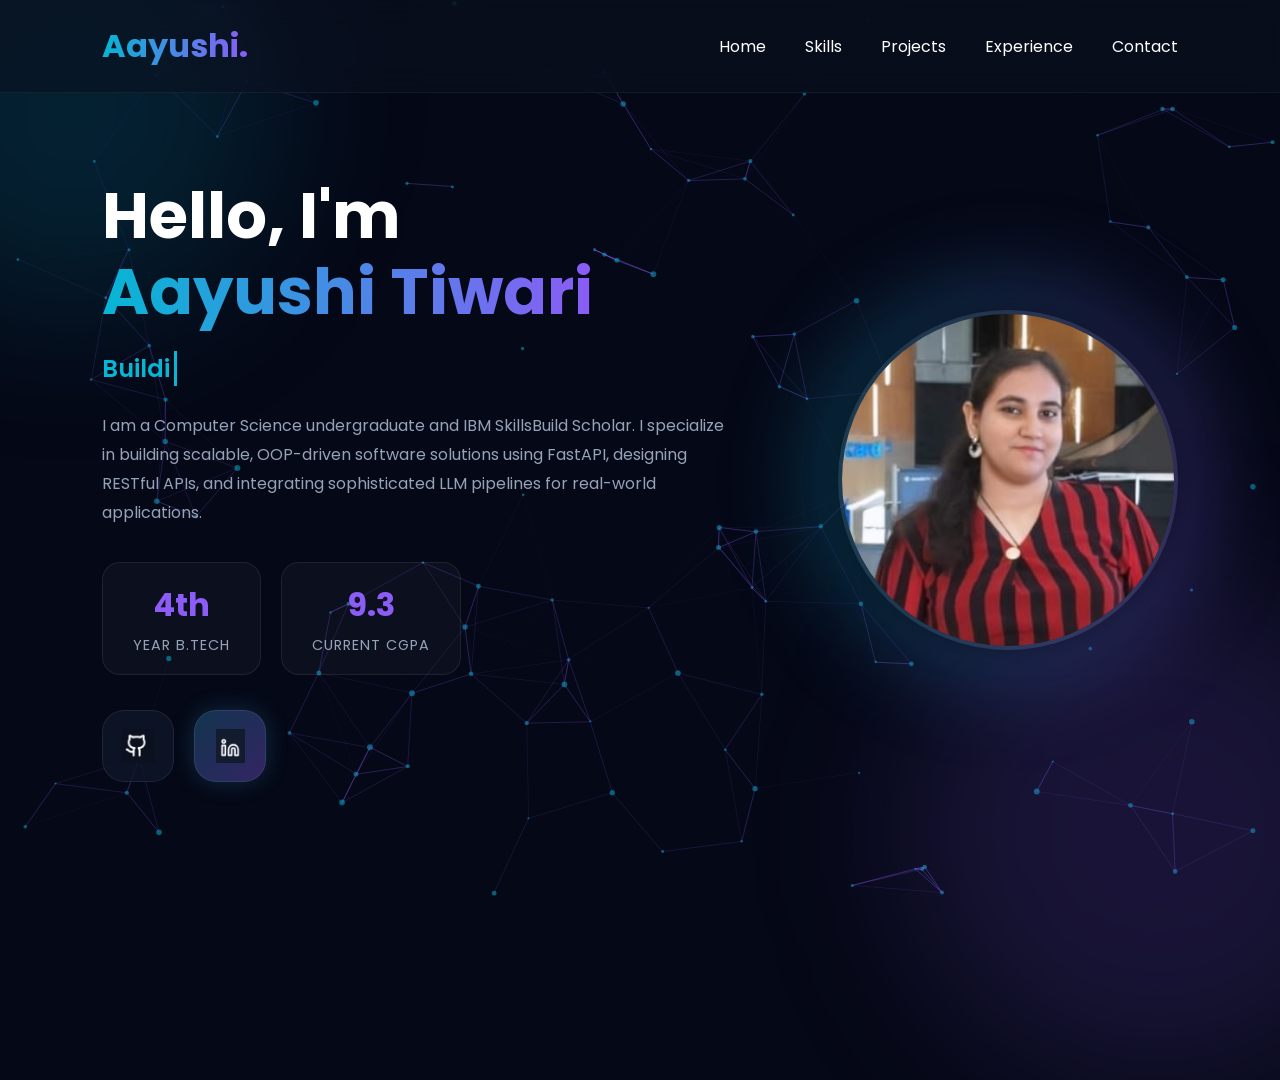
<file: index.html>
<!DOCTYPE html>
<html lang="en">
<head>
<meta charset="UTF-8">
<meta name="viewport" content="width=device-width, initial-scale=1.0">
<title>Aayushi Tiwari | Professional Portfolio</title>
<link href="https://fonts.googleapis.com/css2?family=Poppins:wght@300;400;500;600;700&display=swap" rel="stylesheet">

<style>

    /* NEURAL NETWORK CANVAS */
#neural-canvas {
    position: fixed;
    top: 0;
    left: 0;
    width: 100vw;
    height: 100vh;
    z-index: -2; /* Keeps it behind your text and glass cards */
    pointer-events: none; /* Lets you click through it */
}
/* GLOBAL CSS */
*{
    margin:0;
    padding:0;
    box-sizing:border-box;
    font-family:'Poppins',sans-serif;
}

:root{
    --bg-color:#050816;
    --text-main:#f8fafc;
    --text-muted:#94a3b8;
    --accent-gradient: linear-gradient(90deg, #06b6d4, #8b5cf6);
}

body{
    background-color: var(--bg-color);
    color:white;
    overflow-x:hidden;
    position: relative;
}

/* AMBIENT BACKGROUND ORBS */
.ambient-orb {
    position: absolute;
    border-radius: 50%;
    filter: blur(80px);
    z-index: -1;
    animation: drift 10s infinite alternate ease-in-out;
}
.orb-1 {
    width: 400px; height: 400px;
    background: rgba(6, 182, 212, 0.15);
    top: -10%; left: -10%;
}
.orb-2 {
    width: 500px; height: 500px;
    background: rgba(139, 92, 246, 0.15);
    bottom: -20%; right: -10%;
    animation-delay: -5s;
}

@keyframes drift {
    0% { transform: translate(0, 0); }
    100% { transform: translate(30px, 50px); }
}

/* NAVBAR */
.navbar{
    position:fixed;
    top:0; left:0; width:100%;
    padding:22px 8%;
    display:flex;
    justify-content:space-between;
    align-items:center;
    background:rgba(11,17,32,0.6);
    backdrop-filter:blur(16px);
    border-bottom:1px solid rgba(255,255,255,0.05);
    z-index:1000;
}

.logo{
    font-size:2rem; font-weight:700;
    background:var(--accent-gradient);
    -webkit-background-clip:text;
    -webkit-text-fill-color:transparent;
}

nav a{
    color:white; text-decoration:none; margin-left:35px;
    font-size:1rem; position:relative; transition:0.3s ease;
}

nav a:hover{ color:#06b6d4; }
nav a::after{
    content:''; position:absolute; left:0; bottom:-6px;
    width:0; height:2px;
    background:var(--accent-gradient); transition:0.3s ease;
}
nav a:hover::after{ width:100%; }

/* HERO SECTION */
.home{
    min-height:100vh;
    display:flex;
    align-items:center; justify-content:center;
    gap:100px;
    padding:140px 8% 80px;
    flex-wrap:wrap;
    position: relative;
}

/* ENTRY ANIMATIONS */
.fade-up {
    opacity: 0;
    transform: translateY(30px);
    animation: slideUp 0.8s ease forwards;
}

.delay-1 { animation-delay: 0.2s; }
.delay-2 { animation-delay: 0.4s; }
.delay-3 { animation-delay: 0.6s; }
.delay-4 { animation-delay: 0.8s; }

@keyframes slideUp {
    to { opacity: 1; transform: translateY(0); }
}

/* LEFT CONTENT */
.home-content{ flex:1; max-width:650px; }

.home-content h1{
    font-size:4rem; line-height:1.2; margin-bottom:20px;
}

.home-content h1 span{
    background:var(--accent-gradient);
    -webkit-background-clip:text;
    -webkit-text-fill-color:transparent;
}

.role{
    font-size:1.5rem; color:#06b6d4; margin-bottom:25px;
    font-weight:600; min-height: 36px;
}

/* TYPING CURSOR */
.cursor {
    display: inline-block;
    width: 3px;
    background-color: #06b6d4;
    margin-left: 4px;
    animation: blink 1s infinite;
}
@keyframes blink { 50% { opacity: 0; } }

.description{
    color:var(--text-muted); font-size:1rem;
    line-height:1.8; margin-bottom:35px;
}

/* STATS */
.stats-container{ display:flex; gap:20px; margin-bottom:35px; }

.stat-badge{
    background:rgba(255,255,255,0.03);
    border:1px solid rgba(255,255,255,0.08);
    padding:18px 30px; border-radius:18px;
    text-align:center; transition:0.3s ease;
    backdrop-filter: blur(10px);
}

.stat-badge:hover{
    transform:translateY(-6px);
    border-color:#8b5cf6;
    box-shadow: 0 10px 20px rgba(139, 92, 246, 0.1);
}

.stat-value{ font-size:2rem; font-weight:700; color:#8b5cf6; }
.stat-label{ color:#94a3b8; font-size:0.9rem; margin-top:6px; letter-spacing:1px; }

/* SOCIAL LINKS */
.social-links{ display:flex; gap:20px; }

.social-btn{
    width:72px; height:72px; border-radius:22px;
    display:flex; align-items:center; justify-content:center;
    background:rgba(15,23,42,0.75);
    border:1px solid rgba(255,255,255,0.08);
    backdrop-filter:blur(12px);
    transition:0.4s ease; overflow:hidden;
}

.social-btn img{ width:34px; height:34px; object-fit:contain; transition:0.3s ease; }

.active-social{
    background:linear-gradient(135deg, rgba(56,189,248,0.25), rgba(139,92,246,0.35));
    box-shadow: 0 0 25px rgba(56,189,248,0.2);
}

.social-btn:hover{
    transform:translateY(-8px) scale(1.05);
    background:linear-gradient(135deg, #38bdf8, #8b5cf6);
    box-shadow: 0 0 25px rgba(139,92,246,0.35);
}
/*.social-btn:hover img{ transform:scale(1.1); filter: brightness(0) invert(1); }

/* IMAGE SECTION */
.img-box{
    position:relative; width:340px; height:340px;
    flex-shrink:0; 
    transition: transform 0.1s ease-out;
}

.img-box::before{
    content:''; position:absolute; inset:-20px;
    background:var(--accent-gradient); border-radius:50%;
    filter:blur(50px); opacity:0.35; z-index:-1;
    animation: pulseGlow 4s infinite alternate;
}

@keyframes pulseGlow {
    0% { opacity: 0.35; transform: scale(1); }
    100% { opacity: 0.5; transform: scale(1.05); }
}

.img-box img{
    width:100%; height:100%; object-fit:cover;
    border-radius:50%; border:4px solid rgba(255,255,255,0.08);
    box-shadow: 0 0 30px rgba(0,0,0,0.5);
    pointer-events: none; /* Prevents image drag interfering with hover */
}

@media(max-width:991px){
    .navbar{ flex-direction:column; gap:15px; padding:18px 5%; }
    nav a{ margin:0 10px; }
    .home{ flex-direction:column-reverse; text-align:center; gap:60px; padding-top:180px; }
    .stats-container, .social-links { justify-content:center; }
    .home-content h1{ font-size:3rem; }
    .img-box{ width:280px; height:280px; }
}
</style>
</head>
<body>
    <canvas id="neural-canvas"></canvas>

<div class="ambient-orb orb-1"></div>
<div class="ambient-orb orb-2"></div>

<header class="navbar fade-up">
    <h2 class="logo">Aayushi.</h2>
    <nav>
        <a href="index.html">Home</a>
        <a href="skills.html">Skills</a>
        <a href="projects.html">Projects</a>
        <a href="experience.html">Experience</a>
        <a href="contact.html">Contact</a>
    </nav>
</header>

<section class="home">
    <div class="home-content">
        <h1 class="fade-up delay-1">
            Hello, I'm <br>
            <span>Aayushi Tiwari</span>
        </h1>

        <div class="role fade-up delay-2">
            <span id="typed-text"></span><span class="cursor">&nbsp;</span>
        </div>

        <p class="description fade-up delay-3">
            I am a Computer Science undergraduate and IBM SkillsBuild Scholar. 
            I specialize in building scalable, OOP-driven software solutions using FastAPI, 
            designing RESTful APIs, and integrating sophisticated LLM pipelines for real-world applications.
        </p>

        <div class="stats-container fade-up delay-3">
            <div class="stat-badge">
                <div class="stat-value">4th</div>
                <div class="stat-label">YEAR B.TECH</div>
            </div>
            <div class="stat-badge">
                <div class="stat-value">9.3</div>
                <div class="stat-label">CURRENT CGPA</div>
            </div>
        </div>

        <div class="social-links fade-up delay-4">
            <a href="https://github.com/Aayu4473" target="_blank" class="social-btn">
                <img src="assets/Github.png" alt="GitHub">
            </a>
            <a href="https://www.linkedin.com/in/aayushi-tiwari-tech" target="_blank" class="social-btn active-social">
                <img src="assets/linkedin.png" alt="LinkedIn">
            </a>
        </div>
    </div>
    
    <div class="img-box fade-up delay-2" id="profile-img">
        <img src="assets/photp.jpeg" alt="Aayushi Tiwari">
    </div>
</section>

<script>
    // 1. TYPING EFFECT LOGIC
    const texts = [
        "Building AI Agents & Scalable Backends",
        "Generative AI",
        "Backend Architecture", 
        "Applied AI Integrations"
    ];
    let count = 0;
    let index = 0;
    let currentText = "";
    let letter = "";
    let isDeleting = false;

    function type() {
        if (count === texts.length) { count = 0; }
        currentText = texts[count];

        if (isDeleting) {
            letter = currentText.slice(0, --index);
        } else {
            letter = currentText.slice(0, ++index);
        }

        document.getElementById("typed-text").textContent = letter;

        let typeSpeed = isDeleting ? 50 : 100;

        if (!isDeleting && letter.length === currentText.length) {
            typeSpeed = 2000; // Pause at end of word
            isDeleting = true;
        } else if (isDeleting && letter.length === 0) {
            isDeleting = false;
            count++;
            typeSpeed = 500; // Pause before next word
        }

        setTimeout(type, typeSpeed);
    }

    // Start typing effect on load
    document.addEventListener("DOMContentLoaded", () => {
        setTimeout(type, 1000); // Wait 1 second before starting to type
    });

    // 2. 3D HOVER EFFECT ON IMAGE
    const imgBox = document.getElementById('profile-img');
    
    imgBox.addEventListener('mousemove', (e) => {
        const { left, top, width, height } = imgBox.getBoundingClientRect();
        const x = (e.clientX - left) / width - 0.5;
        const y = (e.clientY - top) / height - 0.5;
        
        // Tilt image based on mouse position
        imgBox.style.transform = `perspective(1000px) rotateY(${x * 20}deg) rotateX(${-y * 20}deg) scale3d(1.05, 1.05, 1.05)`;
    });

    imgBox.addEventListener('mouseleave', () => {
        // Reset image position
        imgBox.style.transform = `perspective(1000px) rotateY(0deg) rotateX(0deg) scale3d(1, 1, 1)`;
    });
</script>
<script>
    const canvas = document.getElementById('neural-canvas');
    const ctx = canvas.getContext('2d');

    let width, height;
    let particles = [];

    // Resize canvas to fit screen
    function resize() {
        width = canvas.width = window.innerWidth;
        height = canvas.height = window.innerHeight;
    }
    window.addEventListener('resize', resize);
    resize();

    // Mouse tracking for interactivity
    let mouse = { x: null, y: null, radius: 150 };
    window.addEventListener('mousemove', (e) => {
        mouse.x = e.x;
        mouse.y = e.y;
    });
    window.addEventListener('mouseout', () => {
        mouse.x = null;
        mouse.y = null;
    });

    // Particle Class
    class Particle {
        constructor() {
            this.x = Math.random() * width;
            this.y = Math.random() * height;
            this.size = Math.random() * 2 + 1;
            this.speedX = Math.random() * 1 - 0.5;
            this.speedY = Math.random() * 1 - 0.5;
        }
        update() {
            this.x += this.speedX;
            this.y += this.speedY;

            // Bounce off edges
            if (this.x > width || this.x < 0) this.speedX *= -1;
            if (this.y > height || this.y < 0) this.speedY *= -1;
        }
        draw() {
            ctx.fillStyle = 'rgba(6, 182, 212, 0.5)'; // Cyan color matching your theme
            ctx.beginPath();
            ctx.arc(this.x, this.y, this.size, 0, Math.PI * 2);
            ctx.fill();
        }
    }

    // Populate particles
    function init() {
        particles = [];
        let numberOfParticles = (width * height) / 9000; // Adjust density here
        for (let i = 0; i < numberOfParticles; i++) {
            particles.push(new Particle());
        }
    }

    // Animation Loop
    function animate() {
        ctx.clearRect(0, 0, width, height);
        
        for (let i = 0; i < particles.length; i++) {
            particles[i].update();
            particles[i].draw();

            // Connect nearby particles
            for (let j = i; j < particles.length; j++) {
                let dx = particles[i].x - particles[j].x;
                let dy = particles[i].y - particles[j].y;
                let distance = Math.sqrt(dx * dx + dy * dy);

                if (distance < 120) {
                    ctx.beginPath();
                    ctx.strokeStyle = `rgba(139, 92, 246, ${1 - distance/120})`; // Purple fading lines
                    ctx.lineWidth = 0.5;
                    ctx.moveTo(particles[i].x, particles[i].y);
                    ctx.lineTo(particles[j].x, particles[j].y);
                    ctx.stroke();
                }
            }

            // Connect to mouse
            if (mouse.x != null) {
                let dx = particles[i].x - mouse.x;
                let dy = particles[i].y - mouse.y;
                let distance = Math.sqrt(dx * dx + dy * dy);
                if (distance < mouse.radius) {
                    ctx.beginPath();
                    ctx.strokeStyle = `rgba(6, 182, 212, ${1 - distance/mouse.radius})`;
                    ctx.lineWidth = 1;
                    ctx.moveTo(particles[i].x, particles[i].y);
                    ctx.lineTo(mouse.x, mouse.y);
                    ctx.stroke();
                }
            }
        }
        requestAnimationFrame(animate);
    }

    init();
    animate();
</script>
</body>
</html>
</file>
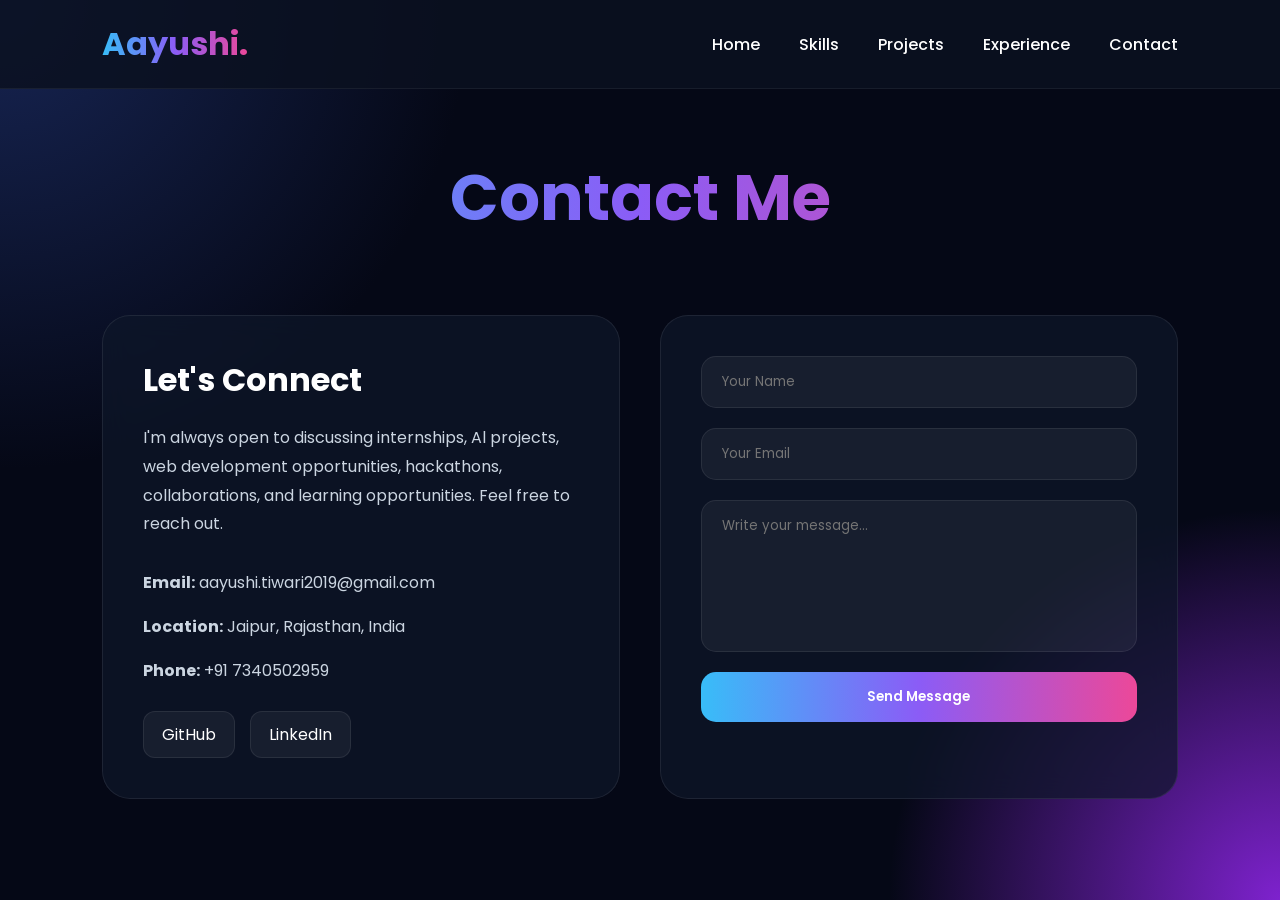
<file: contact.html>
<!DOCTYPE html> 
<html lang="en"> 
<head> 
<meta charset="UTF-8"> 
<meta name="viewport" content="width=device-width, initial-scale=1.0">

<title>Aayushi Tiwari | Contact</title>

<link href="https://fonts.googleapis.com/css2?family=Poppins:wght@300;400;500;600;700&display=swap" rel="stylesheet">

<style>
*{ 
    margin:0; 
    padding:0; 
    box-sizing:border-box; 
    font-family: 'Poppins', sans-serif; 
}

:root{
    --bg-color:#050816;
    --text-main:#f8fafc;
    --text-muted:#94a3b8;
    --glass-border:rgba(255,255,255,0.08);
    --accent-gradient: linear-gradient(90deg, #38bdf8, #8b5cf6, #ec4899);
}

body{
    background: radial-gradient(circle at top left, #172554 0%, transparent 30%), radial-gradient(circle at bottom right, #7e22ce 0%, transparent 25%), #050816;
    color: white;
    min-height:100vh;
}

/* NAVBAR */
.navbar{
    position: fixed;
    top:0;
    left:0;
    width: 100%;
    padding: 20px 8%;
    display: flex;
    justify-content: space-between;
    align-items: center;
    background:rgba(11,17,32,0.85);
    backdrop-filter:blur (14px);
    border-bottom: 1px solid rgba(255,255,255,0.06);
    z-index: 1000;
}

.logo{
    font-size:2rem;
    font-weight:700;
    background: var(--accent-gradient);
    -webkit-background-clip: text;
    -webkit-text-fill-color: transparent;
}

nav a {

    color: #ffffff;

    text-decoration: none;

    margin-left: 35px;

    font-size: 1rem;

    font-weight: 500;

    position: relative;

    transition: all 0.3s ease;
}

nav a:hover {

    color: #06b6d4;
}

/* Underline */

nav a::after {

    content: '';

    position: absolute;

    left: 0;

    bottom: -6px;

    width: 0;

    height: 2px;

    background: linear-gradient(
        90deg,
        #06b6d4,
        #8b5cf6
    );

    transition: width 0.3s ease;
}


nav a:hover::after {

    width: 100%;
}



/* CONTACT SECTION */
.contact-section{
    padding: 150px 8% 80px;
}

.page-title{
    text-align:center;
    font-size:4rem;
    margin-bottom:70px;
    background: var(--accent-gradient);
    -webkit-background-clip:text;
    -webkit-text-fill-color: transparent;
}

.contact-container{
    display:grid;
    grid-template-columns:1fr 1fr;
    gap: 40px;
}

/* CARD STYLE */
.contact-info, .contact-form{
    background:rgba(15,23,42,0.7);
    border: 1px solid rgba(255,255,255,0.08);
    backdrop-filter:blur(14px);
    border-radius: 28px;
    padding: 40px;
}

.contact-info h2{
    font-size:2rem;
    margin-bottom:20px;
}

.contact-info p{
    color: #cbd5e1;
    line-height: 1.8;
}

.contact-details{
    margin-top:30px;
}

.contact-details p{
    margin-bottom:15px;
}

/* FORM */
form{
    display: flex;
    flex-direction:column;
    gap: 20px;
}

input, textarea{
    width:100%;
    padding: 15px 20px;
    border: none;
    outline: none;
    border-radius: 15px;
    background:rgba(255,255,255,0.05);
    color:white;
    border: 1px solid rgba(255,255,255,0.08);
}

textarea{
    resize: none;
}

.btn{
    padding: 15px;
    border: none;
    border-radius: 15px;
    background: var(--accent-gradient);
    color:white;
    font-weight:600;
    cursor:pointer;
    transition:.3s;
}

.btn:hover{
    transform: translateY(-3px);
}

/* SOCIAL LINKS */
.social-links{
    display: flex;
    gap: 15px;
    margin-top:25px;
}

.social-links a{
    color:white;
    text-decoration:none;
    padding: 10px 18px;
    border-radius:12px;
    background:rgba(255,255,255,0.05);
    border: 1px solid rgba(255,255,255,0.08);
}

.social-links a:hover{
    background:#8b5cf6;
}

/* RESPONSIVE */
@media(max-width:900px){
    .contact-container{
        grid-template-columns:1fr;
    }
    
    .page-title{
        font-size:3rem;
    }
    
    .navbar{
        flex-direction:column;
        gap: 15px;
    }
}
</style> 
</head>

<body>

<header class="navbar">
    <h2 class="logo">Aayushi.</h2>
    <nav> 
        <a href="index.html">Home</a> 
        <a href="skills.html">Skills</a> 
        <a href="projects.html">Projects</a> 
        <a href="experience.html">Experience</a> 
        <a href="contact.html">Contact</a> 
    </nav>
</header>

<section class="contact-section">
    <h1 class="page-title">Contact Me</h1>
    <div class="contact-container">
        
        <div class="contact-info">
            <h2>Let's Connect</h2>
            <p> I'm always open to discussing internships, Al projects, web development opportunities, hackathons, collaborations, and learning opportunities. Feel free to reach out. </p>
            <div class="contact-details">
                <p><strong>Email:</strong> aayushi.tiwari2019@gmail.com</p>
                <p><strong>Location:</strong> Jaipur, Rajasthan, India</p>
                <p><strong>Phone:</strong> +91 7340502959</p>
            </div>
            <div class="social-links">
                <a href="https://github.com/Aayu4473" target="_blank"> GitHub </a>
                <a href="https://www.linkedin.com/in/aayushi-tiwari-tech" target="_blank"> LinkedIn </a>
            </div>
        </div>

        <div class="contact-form">
            <form action="https://api.web3forms.com/submit" method="POST">
                <input type="hidden" name="access_key" value="3d5f4c54-dab0-4130-bdd3-a873688c6c7f">
                <input type="text" name="name" placeholder="Your Name" required>
                <input type="email" name="email" placeholder="Your Email" required>
                <textarea name="message"
                 rows="6" 
                 placeholder="Write your message..." 
                 required></textarea>
                <button type="submit" class="btn"> Send Message </button>
            </form>
        </div>

    </div>
</section>

</body> 
</html>
</file>
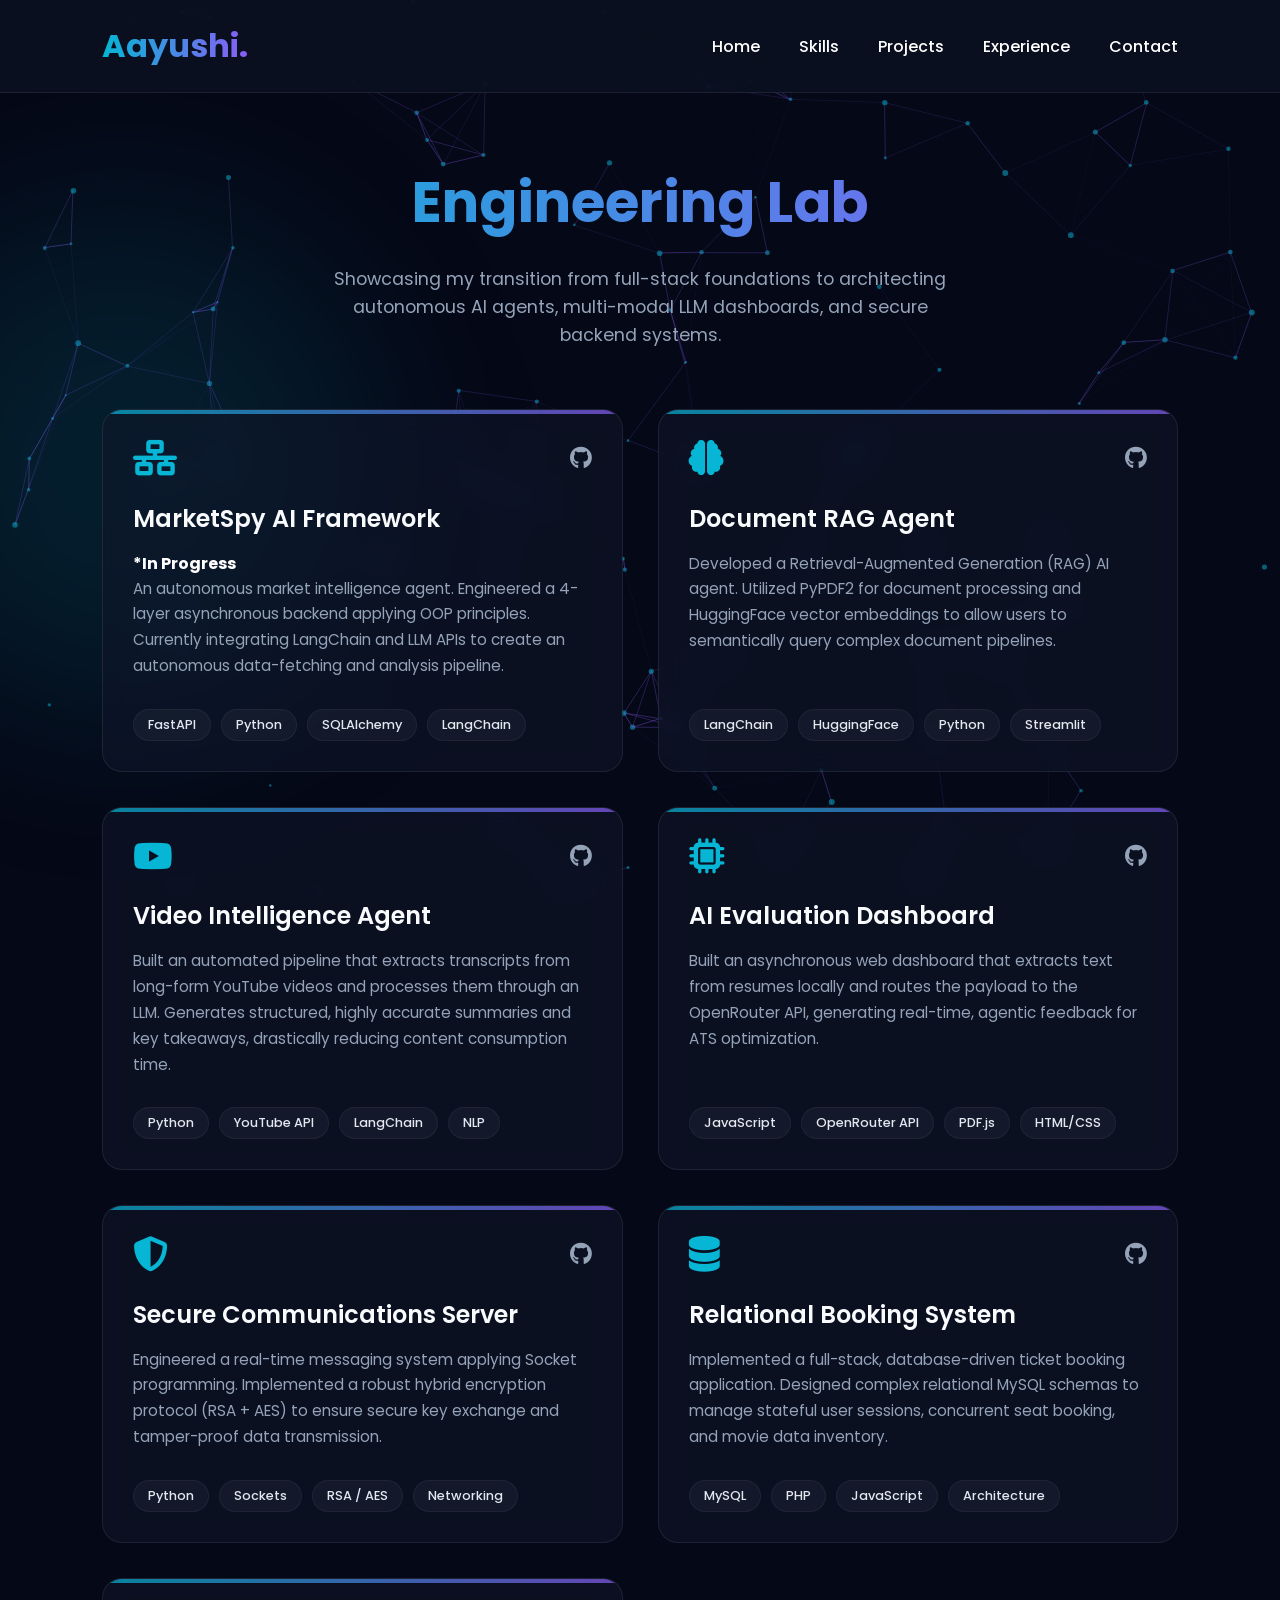
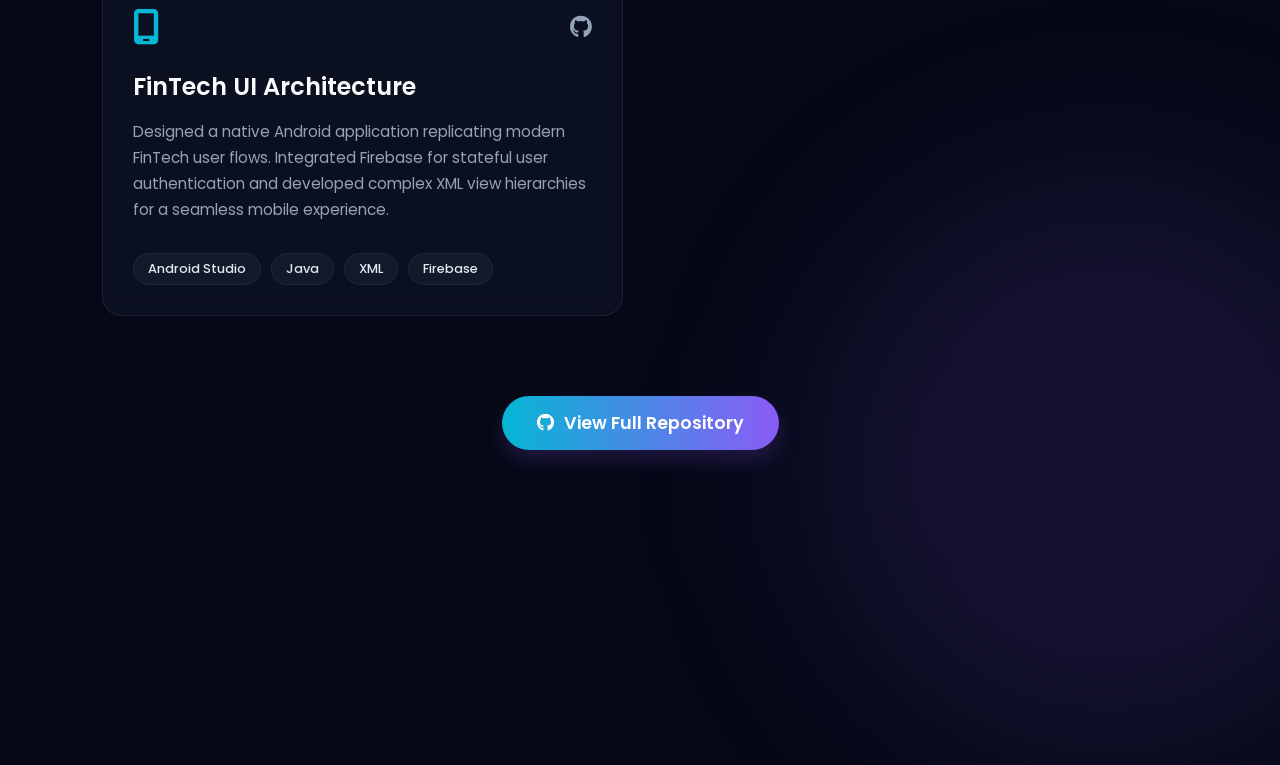
<file: projects.html>
<!DOCTYPE html>
<html lang="en">
<head>
    <meta charset="UTF-8">
    <meta name="viewport" content="width=device-width, initial-scale=1.0">
    <title>Aayushi Tiwari | AI & Engineering Projects</title>
    <link href="https://fonts.googleapis.com/css2?family=Poppins:wght@300;400;500;600;700&display=swap" rel="stylesheet">
    <link rel="stylesheet" href="https://cdnjs.cloudflare.com/ajax/libs/font-awesome/6.4.0/css/all.min.css">
    
    <style>

       /* NEURAL NETWORK CANVAS */
#neural-canvas {
    position: fixed;
    top: 0;
    left: 0;
    width: 100vw;
    height: 100vh;
    z-index: -2; /* Keeps it behind your text and glass cards */
    pointer-events: none; /* Lets you click through it */
} 
/* GLOBAL CSS */
*{ margin:0; padding:0; box-sizing:border-box; font-family:'Poppins',sans-serif; }

:root{
    --bg-color:#050816;
    --text-main:#f8fafc;
    --text-muted:#94a3b8;
    --accent-gradient: linear-gradient(90deg, #06b6d4, #8b5cf6);
    --glass-bg: rgba(15, 23, 42, 0.6);
    --glass-border: rgba(255, 255, 255, 0.08);
}

body{
    background-color: var(--bg-color);
    color:white;
    overflow-x:hidden;
    position: relative;
    min-height: 100vh;
}

/* AMBIENT BACKGROUND ORBS */
.ambient-orb {
    position: absolute; border-radius: 50%; filter: blur(90px);
    z-index: -1; animation: drift 12s infinite alternate ease-in-out;
}
.orb-1 { width: 500px; height: 500px; background: rgba(6, 182, 212, 0.12); top: 10%; left: -10%; }
.orb-2 { width: 600px; height: 600px; background: rgba(139, 92, 246, 0.12); bottom: -10%; right: -10%; animation-delay: -5s; }

@keyframes drift {
    0% { transform: translate(0, 0); }
    100% { transform: translate(40px, -40px); }
}

/* NAVBAR */
.navbar{
    position:fixed; top:0; left:0; width:100%; padding:22px 8%;
    display:flex; justify-content:space-between; align-items:center;
    background:rgba(11,17,32,0.85); backdrop-filter:blur(16px);
    border-bottom:1px solid var(--glass-border); z-index:1000;
}
.logo{
    font-size:2rem; font-weight:700;
    background:var(--accent-gradient); -webkit-background-clip:text; -webkit-text-fill-color:transparent;
}
nav a{ color:white; text-decoration:none; margin-left:35px; font-size:1rem; position:relative; transition:0.3s ease; font-weight: 500;}
nav a:hover{ color:#06b6d4; }
nav a::after{
    content:''; position:absolute; left:0; bottom:-6px; width:0; height:2px;
    background:var(--accent-gradient); transition:0.3s ease;
}
nav a:hover::after{ width:100%; }

/* PAGE HEADER */
.page-header {
    padding: 160px 8% 60px;
    text-align: center;
}
.main-title {
    font-size: 3.5rem; font-weight: 700; margin-bottom: 20px;
    background: var(--accent-gradient); -webkit-background-clip: text; -webkit-text-fill-color: transparent;
}
.subtitle { color: var(--text-muted); font-size: 1.1rem; max-width: 650px; margin: 0 auto; line-height: 1.6; }

/* PROJECTS GRID */
.projects-container {
    padding: 0 8% 60px;
    display: grid;
    grid-template-columns: repeat(auto-fit, minmax(340px, 1fr));
    gap: 35px;
    max-width: 1400px;
    margin: 0 auto;
}

/* PROJECT CARD */
.project-card {
    background: var(--glass-bg);
    border: 1px solid var(--glass-border);
    border-radius: 20px;
    padding: 30px;
    backdrop-filter: blur(12px);
    transition: all 0.4s ease;
    display: flex;
    flex-direction: column;
    position: relative;
    overflow: hidden;
}

.project-card::before {
    content: ''; position: absolute; top: 0; left: 0; width: 100%; height: 4px;
    background: var(--accent-gradient); opacity: 0.7; transition: 0.3s ease;
}

.project-card:hover {
    transform: translateY(-8px);
    border-color: rgba(139, 92, 246, 0.4);
    box-shadow: 0 20px 40px rgba(0, 0, 0, 0.3), 0 0 20px rgba(6, 182, 212, 0.1);
}

.project-card:hover::before { opacity: 1; height: 6px; }

/* CARD HEADER (Icons & Links) */
.card-header {
    display: flex; justify-content: space-between; align-items: center; margin-bottom: 25px;
}
.card-icon { font-size: 2.2rem; color: #06b6d4; }
.card-links a { color: var(--text-muted); font-size: 1.4rem; transition: 0.3s; margin-left: 15px; }
.card-links a:hover { color: #8b5cf6; transform: scale(1.1); display: inline-block; }

/* CARD CONTENT */
.project-card h3 { font-size: 1.5rem; color: #f8fafc; margin-bottom: 15px; font-weight: 600;}
.project-card p {
    color: var(--text-muted); font-size: 0.95rem; line-height: 1.7; margin-bottom: 30px; flex-grow: 1;
}

/* TECH TAGS */
.tech-tags { display: flex; flex-wrap: wrap; gap: 10px; }
.tech-tags span {
    background: rgba(255, 255, 255, 0.04); color: #e2e8f0; padding: 6px 14px;
    border-radius: 20px; font-size: 0.8rem; font-weight: 500; border: 1px solid rgba(255,255,255,0.05);
}

/* GITHUB BUTTON CONTAINER */
.btn-container { text-align: center; padding-bottom: 100px; margin-top: 20px; }
.github-btn {
    display: inline-flex; align-items: center; gap: 10px;
    background: var(--accent-gradient); color: #fff; padding: 14px 35px;
    border-radius: 30px; text-decoration: none; font-weight: 600; font-size: 1.1rem;
    transition: 0.3s ease; box-shadow: 0 10px 20px rgba(139, 92, 246, 0.2);
}
.github-btn:hover { transform: translateY(-3px); box-shadow: 0 15px 25px rgba(6, 182, 212, 0.4); }

/* ANIMATIONS */
.fade-up { opacity: 0; transform: translateY(30px); animation: slideUp 0.8s ease forwards; }
.delay-1 { animation-delay: 0.1s; } .delay-2 { animation-delay: 0.2s; }
.delay-3 { animation-delay: 0.3s; } .delay-4 { animation-delay: 0.4s; }
.delay-5 { animation-delay: 0.5s; } .delay-6 { animation-delay: 0.6s; }

@keyframes slideUp { to { opacity: 1; transform: translateY(0); } }

/* RESPONSIVE */
@media(max-width:991px){
    .navbar{ flex-direction:column; gap:15px; padding:18px 5%; }
    nav a{ margin:0 10px; }
    .page-header { padding-top: 180px; }
    .projects-container { grid-template-columns: 1fr; padding: 0 5% 60px; }
}
    </style>
</head>
<body>
    <canvas id="neural-canvas"></canvas>

<div class="ambient-orb orb-1"></div>
<div class="ambient-orb orb-2"></div>

<header class="navbar fade-up">
    <h2 class="logo">Aayushi.</h2>
    <nav>
        <a href="index.html">Home</a>
        <a href="skills.html">Skills</a>
        <a href="projects.html">Projects</a>
        <a href="experience.html">Experience</a>
        <a href="contact.html">Contact</a>
    </nav>
</header>

<section class="page-header fade-up delay-1">
    <h1 class="main-title">Engineering Lab</h1>
    <p class="subtitle">Showcasing my transition from full-stack foundations to architecting autonomous AI agents, multi-modal LLM dashboards, and secure backend systems.</p>
</section>

<section class="projects-container">

    <div class="project-card fade-up delay-2">
        <div class="card-header">
            <i class="fa-solid fa-network-wired card-icon"></i>
            <div class="card-links">
                <a href="https://github.com/Aayu4473/MarketSpy-AI" target="_blank"><i class="fa-brands fa-github"></i></a>
            </div>
        </div>
        <h3>MarketSpy AI Framework<h4> *In Progress</h4></h3>
        <p>An autonomous market intelligence agent. Engineered a 4-layer asynchronous backend applying OOP principles. Currently integrating LangChain and LLM APIs to create an autonomous data-fetching and analysis pipeline.</p>
        <div class="tech-tags">
            <span>FastAPI</span>
            <span>Python</span>
            <span>SQLAlchemy</span>
            <span>LangChain</span>
        </div>
    </div>

    <div class="project-card fade-up delay-3">
        <div class="card-header">
            <i class="fa-solid fa-brain card-icon"></i>
            <div class="card-links">
                <a href="https://github.com/Aayu4473/pdf-chatbot" target="_blank"><i class="fa-brands fa-github"></i></a>
            </div>
        </div>
        <h3>Document RAG Agent</h3>
        <p>Developed a Retrieval-Augmented Generation (RAG) AI agent. Utilized PyPDF2 for document processing and HuggingFace vector embeddings to allow users to semantically query complex document pipelines.</p>
        <div class="tech-tags">
            <span>LangChain</span>
            <span>HuggingFace</span>
            <span>Python</span>
            <span>Streamlit</span>
        </div>
    </div>

    <div class="project-card fade-up delay-4">
        <div class="card-header">
            <i class="fa-brands fa-youtube card-icon"></i>
            <div class="card-links">
                <a href="https://github.com/Aayu4473/youtube-summarizer-agent" target="_blank"><i class="fa-brands fa-github"></i></a>
            </div>
        </div>
        <h3>Video Intelligence Agent</h3>
        <p>Built an automated pipeline that extracts transcripts from long-form YouTube videos and processes them through an LLM. Generates structured, highly accurate summaries and key takeaways, drastically reducing content consumption time.</p>
        <div class="tech-tags">
            <span>Python</span>
            <span>YouTube API</span>
            <span>LangChain</span>
            <span>NLP</span>
        </div>
    </div>

    <div class="project-card fade-up delay-4">
        <div class="card-header">
            <i class="fa-solid fa-microchip card-icon"></i>
            <div class="card-links">
                <a href="https://github.com/Aayu4473/resume-analyzer" target="_blank"><i class="fa-brands fa-github"></i></a>
            </div>
        </div>
        <h3>AI Evaluation Dashboard</h3>
        <p>Built an asynchronous web dashboard that extracts text from resumes locally and routes the payload to the OpenRouter API, generating real-time, agentic feedback for ATS optimization.</p>
        <div class="tech-tags">
            <span>JavaScript</span>
            <span>OpenRouter API</span>
            <span>PDF.js</span>
            <span>HTML/CSS</span>
        </div>
    </div>

    <div class="project-card fade-up delay-5">
        <div class="card-header">
            <i class="fa-solid fa-shield-halved card-icon"></i>
            <div class="card-links">
                <a href="https://github.com/Aayu4473/secure-chat-application" target="_blank"><i class="fa-brands fa-github"></i></a>
            </div>
        </div>
        <h3>Secure Communications Server</h3>
        <p>Engineered a real-time messaging system applying Socket programming. Implemented a robust hybrid encryption protocol (RSA + AES) to ensure secure key exchange and tamper-proof data transmission.</p>
        <div class="tech-tags">
            <span>Python</span>
            <span>Sockets</span>
            <span>RSA / AES</span>
            <span>Networking</span>
        </div>
    </div>

    <div class="project-card fade-up delay-6">
        <div class="card-header">
            <i class="fa-solid fa-database card-icon"></i>
            <div class="card-links">
                <a href="https://github.com/Aayu4473" target="_blank"><i class="fa-brands fa-github"></i></a>
            </div>
        </div>
        <h3>Relational Booking System</h3>
        <p>Implemented a full-stack, database-driven ticket booking application. Designed complex relational MySQL schemas to manage stateful user sessions, concurrent seat booking, and movie data inventory.</p>
        <div class="tech-tags">
            <span>MySQL</span>
            <span>PHP</span>
            <span>JavaScript</span>
            <span>Architecture</span>
        </div>
    </div>

    <div class="project-card fade-up delay-6">
        <div class="card-header">
            <i class="fa-solid fa-mobile-screen card-icon"></i>
            <div class="card-links">
                <a href="https://github.com/Aayu4473" target="_blank"><i class="fa-brands fa-github"></i></a>
            </div>
        </div>
        <h3>FinTech UI Architecture</h3>
        <p>Designed a native Android application replicating modern FinTech user flows. Integrated Firebase for stateful user authentication and developed complex XML view hierarchies for a seamless mobile experience.</p>
        <div class="tech-tags">
            <span>Android Studio</span>
            <span>Java</span>
            <span>XML</span>
            <span>Firebase</span>
        </div>
    </div>

</section>

<div class="btn-container fade-up delay-6">
    <a href="https://github.com/Aayu4473" target="_blank" class="github-btn">
        <i class="fa-brands fa-github"></i> View Full Repository
    </a>
</div>
<script>
    const canvas = document.getElementById('neural-canvas');
    const ctx = canvas.getContext('2d');

    let width, height;
    let particles = [];

    // Resize canvas to fit screen
    function resize() {
        width = canvas.width = window.innerWidth;
        height = canvas.height = window.innerHeight;
    }
    window.addEventListener('resize', resize);
    resize();

    // Mouse tracking for interactivity
    let mouse = { x: null, y: null, radius: 150 };
    window.addEventListener('mousemove', (e) => {
        mouse.x = e.x;
        mouse.y = e.y;
    });
    window.addEventListener('mouseout', () => {
        mouse.x = null;
        mouse.y = null;
    });

    // Particle Class
    class Particle {
        constructor() {
            this.x = Math.random() * width;
            this.y = Math.random() * height;
            this.size = Math.random() * 2 + 1;
            this.speedX = Math.random() * 1 - 0.5;
            this.speedY = Math.random() * 1 - 0.5;
        }
        update() {
            this.x += this.speedX;
            this.y += this.speedY;

            // Bounce off edges
            if (this.x > width || this.x < 0) this.speedX *= -1;
            if (this.y > height || this.y < 0) this.speedY *= -1;
        }
        draw() {
            ctx.fillStyle = 'rgba(6, 182, 212, 0.5)'; // Cyan color matching your theme
            ctx.beginPath();
            ctx.arc(this.x, this.y, this.size, 0, Math.PI * 2);
            ctx.fill();
        }
    }

    // Populate particles
    function init() {
        particles = [];
        let numberOfParticles = (width * height) / 9000; // Adjust density here
        for (let i = 0; i < numberOfParticles; i++) {
            particles.push(new Particle());
        }
    }

    // Animation Loop
    function animate() {
        ctx.clearRect(0, 0, width, height);
        
        for (let i = 0; i < particles.length; i++) {
            particles[i].update();
            particles[i].draw();

            // Connect nearby particles
            for (let j = i; j < particles.length; j++) {
                let dx = particles[i].x - particles[j].x;
                let dy = particles[i].y - particles[j].y;
                let distance = Math.sqrt(dx * dx + dy * dy);

                if (distance < 120) {
                    ctx.beginPath();
                    ctx.strokeStyle = `rgba(139, 92, 246, ${1 - distance/120})`; // Purple fading lines
                    ctx.lineWidth = 0.5;
                    ctx.moveTo(particles[i].x, particles[i].y);
                    ctx.lineTo(particles[j].x, particles[j].y);
                    ctx.stroke();
                }
            }

            // Connect to mouse
            if (mouse.x != null) {
                let dx = particles[i].x - mouse.x;
                let dy = particles[i].y - mouse.y;
                let distance = Math.sqrt(dx * dx + dy * dy);
                if (distance < mouse.radius) {
                    ctx.beginPath();
                    ctx.strokeStyle = `rgba(6, 182, 212, ${1 - distance/mouse.radius})`;
                    ctx.lineWidth = 1;
                    ctx.moveTo(particles[i].x, particles[i].y);
                    ctx.lineTo(mouse.x, mouse.y);
                    ctx.stroke();
                }
            }
        }
        requestAnimationFrame(animate);
    }

    init();
    animate();
</script>
</body>
</html>
</file>
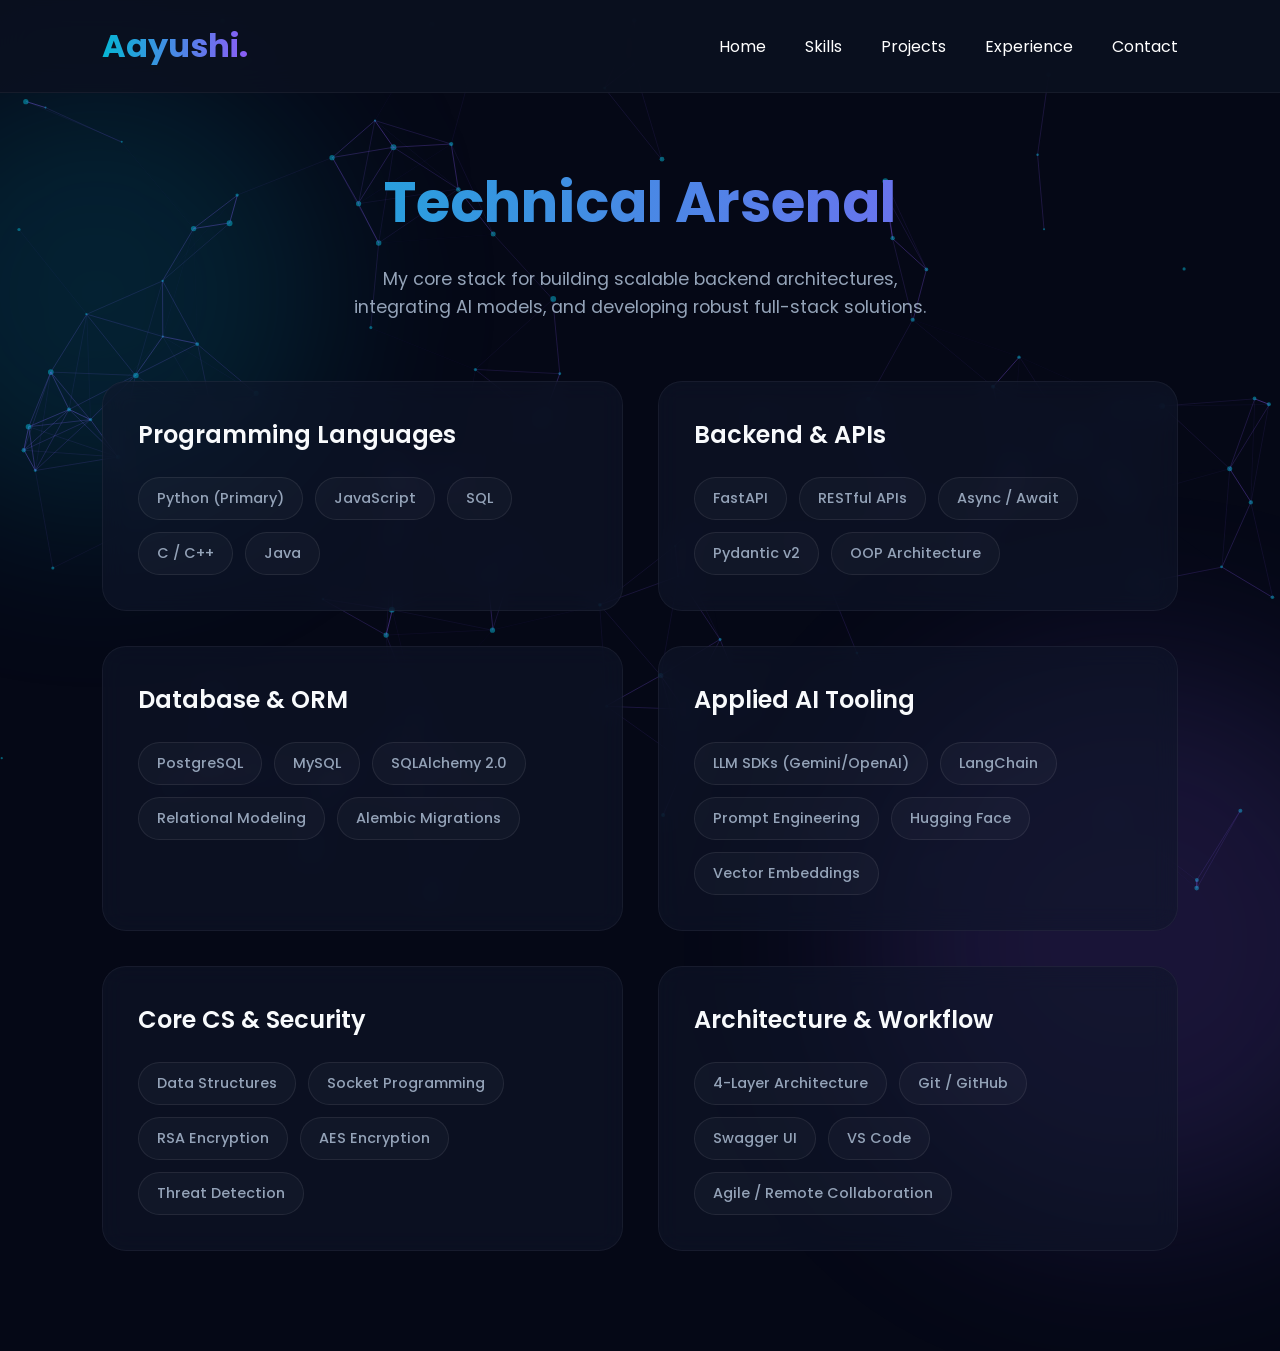
<file: skills.html>
<!DOCTYPE html>
<html lang="en">
<head>
    <meta charset="UTF-8">
    <meta name="viewport" content="width=device-width, initial-scale=1.0">
    <title>Aayushi Tiwari | Skills</title>
    <link href="https://fonts.googleapis.com/css2?family=Poppins:wght@300;400;500;600;700&display=swap" rel="stylesheet">
    
    <style>

/* NEURAL NETWORK CANVAS */
#neural-canvas {
    position: fixed;
    top: 0;
    left: 0;
    width: 100vw;
    height: 100vh;
    z-index: -2; /* Keeps it behind your text and glass cards */
    pointer-events: none; /* Lets you click through it */
}
/* GLOBAL CSS */
*{ margin:0; padding:0; box-sizing:border-box; font-family:'Poppins',sans-serif; }

:root{
    --bg-color:#050816;
    --text-main:#f8fafc;
    --text-muted:#94a3b8;
    --accent-gradient: linear-gradient(90deg, #06b6d4, #8b5cf6);
    --glass-bg: rgba(15, 23, 42, 0.6);
    --glass-border: rgba(255, 255, 255, 0.05);
}

body{
    background-color: var(--bg-color);
    color:white;
    overflow-x:hidden;
    position: relative;
    min-height: 100vh;
}

/* AMBIENT BACKGROUND ORBS */
.ambient-orb {
    position: absolute; border-radius: 50%; filter: blur(90px);
    z-index: -1; animation: drift 12s infinite alternate ease-in-out;
}
.orb-1 { width: 450px; height: 450px; background: rgba(6, 182, 212, 0.15); top: 5%; left: -10%; }
.orb-2 { width: 550px; height: 550px; background: rgba(139, 92, 246, 0.15); bottom: 10%; right: -10%; animation-delay: -4s; }

@keyframes drift {
    0% { transform: translate(0, 0); }
    100% { transform: translate(30px, -50px); }
}

/* NAVBAR */
.navbar{
    position:fixed; top:0; left:0; width:100%; padding:22px 8%;
    display:flex; justify-content:space-between; align-items:center;
    background:rgba(11,17,32,0.85); backdrop-filter:blur(16px);
    border-bottom:1px solid var(--glass-border); z-index:1000;
}
.logo{
    font-size:2rem; font-weight:700;
    background:var(--accent-gradient); -webkit-background-clip:text; -webkit-text-fill-color:transparent;
}
nav a{ color:white; text-decoration:none; margin-left:35px; font-size:1rem; position:relative; transition:0.3s ease; }
nav a:hover{ color:#06b6d4; }
nav a::after{
    content:''; position:absolute; left:0; bottom:-6px; width:0; height:2px;
    background:var(--accent-gradient); transition:0.3s ease;
}
nav a:hover::after{ width:100%; }

/* PAGE HEADER */
.page-header {
    padding: 160px 8% 60px;
    text-align: center;
}
.main-title {
    font-size: 3.5rem; font-weight: 700; margin-bottom: 20px;
    background: var(--accent-gradient); -webkit-background-clip: text; -webkit-text-fill-color: transparent;
}
.subtitle { color: var(--text-muted); font-size: 1.1rem; max-width: 600px; margin: 0 auto; line-height: 1.6; }

/* SKILLS GRID */
.skills-container{
    padding: 0 8% 100px;
    display:grid;
    grid-template-columns: repeat(auto-fit,minmax(350px,1fr));
    gap:35px;
    max-width: 1300px;
    margin: 0 auto;
}

/* SKILL BOX */
.skill-box{
    background: var(--glass-bg);
    border:1px solid var(--glass-border);
    backdrop-filter: blur(12px);
    border-radius:24px;
    padding:35px;
    transition:0.4s ease;
    position:relative;
    overflow:hidden;
}

/* GLOW EFFECT ON HOVER */
.skill-box::before{
    content:'';
    position:absolute; inset:0;
    border-radius:24px; padding:1px;
    background: var(--accent-gradient);
    -webkit-mask: linear-gradient(#fff 0 0) content-box, linear-gradient(#fff 0 0);
    -webkit-mask-composite:xor;
    mask-composite:exclude;
    opacity: 0;
    transition: 0.4s ease;
}

.skill-box:hover{
    transform:translateY(-8px);
    box-shadow: 0 15px 30px rgba(6, 182, 212, 0.1);
}

.skill-box:hover::before{ opacity: 1; }

.skill-box h2{ font-size:1.5rem; margin-bottom:25px; color:#f8fafc; font-weight: 600; }

/* TAGS */
.skill-tags{ display:flex; flex-wrap:wrap; gap:12px; }

.skill-tags span{
    padding:10px 18px;
    border-radius:50px;
    background: rgba(255,255,255,0.03);
    border:1px solid rgba(255,255,255,0.08);
    font-size:0.9rem;
    font-weight:500;
    color: var(--text-muted);
    transition:0.3s ease;
}

.skill-tags span:hover{
    transform:translateY(-3px);
    background: var(--accent-gradient);
    color: white; border-color: transparent; cursor:pointer;
    box-shadow: 0 5px 15px rgba(139, 92, 246, 0.3);
}

/* ANIMATIONS */
.fade-up { opacity: 0; transform: translateY(30px); animation: slideUp 0.8s ease forwards; }
.delay-1 { animation-delay: 0.1s; } .delay-2 { animation-delay: 0.2s; }
.delay-3 { animation-delay: 0.3s; } .delay-4 { animation-delay: 0.4s; }
.delay-5 { animation-delay: 0.5s; } .delay-6 { animation-delay: 0.6s; }

@keyframes slideUp { to { opacity: 1; transform: translateY(0); } }

/* RESPONSIVE */
@media(max-width:768px){
    .navbar{ flex-direction:column; gap:15px; padding:18px 5%; }
    nav a{ margin:0 10px; }
    .page-header { padding-top: 180px; }
    .main-title{ font-size:2.8rem; }
    .skills-container{ grid-template-columns:1fr; padding: 0 5% 80px;}
    .skill-box{ padding:25px; }
}
    </style>
</head>
<body>

<canvas id="neural-canvas"></canvas>

<div class="ambient-orb orb-1"></div>
<div class="ambient-orb orb-2"></div>

<header class="navbar fade-up">
    <h2 class="logo">Aayushi.</h2>
    <nav>
        <a href="index.html">Home</a>
        <a href="skills.html">Skills</a>
        <a href="projects.html">Projects</a>
        <a href="experience.html">Experience</a>
        <a href="contact.html">Contact</a>
    </nav>
</header>

<section class="page-header fade-up delay-1">
    <h1 class="main-title">Technical Arsenal</h1>
    <p class="subtitle">My core stack for building scalable backend architectures, integrating AI models, and developing robust full-stack solutions.</p>
</section>

<section class="skills-container">

    <div class="skill-box fade-up delay-1">
        <h2>Programming Languages</h2>
        <div class="skill-tags">
            <span>Python (Primary)</span>
            <span>JavaScript</span>
            <span>SQL</span>
            <span>C / C++</span>
            <span>Java</span>
        </div>
    </div>

    <div class="skill-box fade-up delay-2">
        <h2>Backend & APIs</h2>
        <div class="skill-tags">
            <span>FastAPI</span>
            <span>RESTful APIs</span>
            <span>Async / Await</span>
            <span>Pydantic v2</span>
            <span>OOP Architecture</span>
        </div>
    </div>

    <div class="skill-box fade-up delay-3">
        <h2>Database & ORM</h2>
        <div class="skill-tags">
            <span>PostgreSQL</span>
            <span>MySQL</span>
            <span>SQLAlchemy 2.0</span>
            <span>Relational Modeling</span>
            <span>Alembic Migrations</span>
        </div>
    </div>

    <div class="skill-box fade-up delay-4">
        <h2>Applied AI Tooling</h2>
        <div class="skill-tags">
            <span>LLM SDKs (Gemini/OpenAI)</span>
            <span>LangChain</span>
            <span>Prompt Engineering</span>
            <span>Hugging Face</span>
            <span>Vector Embeddings</span>
        </div>
    </div>

    <div class="skill-box fade-up delay-5">
        <h2>Core CS & Security</h2>
        <div class="skill-tags">
            <span>Data Structures</span>
            <span>Socket Programming</span>
            <span>RSA Encryption</span>
            <span>AES Encryption</span>
            <span>Threat Detection</span>
        </div>
    </div>

    <div class="skill-box fade-up delay-6">
        <h2>Architecture & Workflow</h2>
        <div class="skill-tags">
            <span>4-Layer Architecture</span>
            <span>Git / GitHub</span>
            <span>Swagger UI</span>
            <span>VS Code</span>
            <span>Agile / Remote Collaboration</span>
        </div>
    </div>

</section>
<script>
    const canvas = document.getElementById('neural-canvas');
    const ctx = canvas.getContext('2d');

    let width, height;
    let particles = [];

    // Resize canvas to fit screen
    function resize() {
        width = canvas.width = window.innerWidth;
        height = canvas.height = window.innerHeight;
    }
    window.addEventListener('resize', resize);
    resize();

    // Mouse tracking for interactivity
    let mouse = { x: null, y: null, radius: 150 };
    window.addEventListener('mousemove', (e) => {
        mouse.x = e.x;
        mouse.y = e.y;
    });
    window.addEventListener('mouseout', () => {
        mouse.x = null;
        mouse.y = null;
    });

    // Particle Class
    class Particle {
        constructor() {
            this.x = Math.random() * width;
            this.y = Math.random() * height;
            this.size = Math.random() * 2 + 1;
            this.speedX = Math.random() * 1 - 0.5;
            this.speedY = Math.random() * 1 - 0.5;
        }
        update() {
            this.x += this.speedX;
            this.y += this.speedY;

            // Bounce off edges
            if (this.x > width || this.x < 0) this.speedX *= -1;
            if (this.y > height || this.y < 0) this.speedY *= -1;
        }
        draw() {
            ctx.fillStyle = 'rgba(6, 182, 212, 0.5)'; // Cyan color matching your theme
            ctx.beginPath();
            ctx.arc(this.x, this.y, this.size, 0, Math.PI * 2);
            ctx.fill();
        }
    }

    // Populate particles
    function init() {
        particles = [];
        let numberOfParticles = (width * height) / 9000; // Adjust density here
        for (let i = 0; i < numberOfParticles; i++) {
            particles.push(new Particle());
        }
    }

    // Animation Loop
    function animate() {
        ctx.clearRect(0, 0, width, height);
        
        for (let i = 0; i < particles.length; i++) {
            particles[i].update();
            particles[i].draw();

            // Connect nearby particles
            for (let j = i; j < particles.length; j++) {
                let dx = particles[i].x - particles[j].x;
                let dy = particles[i].y - particles[j].y;
                let distance = Math.sqrt(dx * dx + dy * dy);

                if (distance < 120) {
                    ctx.beginPath();
                    ctx.strokeStyle = `rgba(139, 92, 246, ${1 - distance/120})`; // Purple fading lines
                    ctx.lineWidth = 0.5;
                    ctx.moveTo(particles[i].x, particles[i].y);
                    ctx.lineTo(particles[j].x, particles[j].y);
                    ctx.stroke();
                }
            }

            // Connect to mouse
            if (mouse.x != null) {
                let dx = particles[i].x - mouse.x;
                let dy = particles[i].y - mouse.y;
                let distance = Math.sqrt(dx * dx + dy * dy);
                if (distance < mouse.radius) {
                    ctx.beginPath();
                    ctx.strokeStyle = `rgba(6, 182, 212, ${1 - distance/mouse.radius})`;
                    ctx.lineWidth = 1;
                    ctx.moveTo(particles[i].x, particles[i].y);
                    ctx.lineTo(mouse.x, mouse.y);
                    ctx.stroke();
                }
            }
        }
        requestAnimationFrame(animate);
    }

    init();
    animate();
</script>
</body>
</html>
</file>
